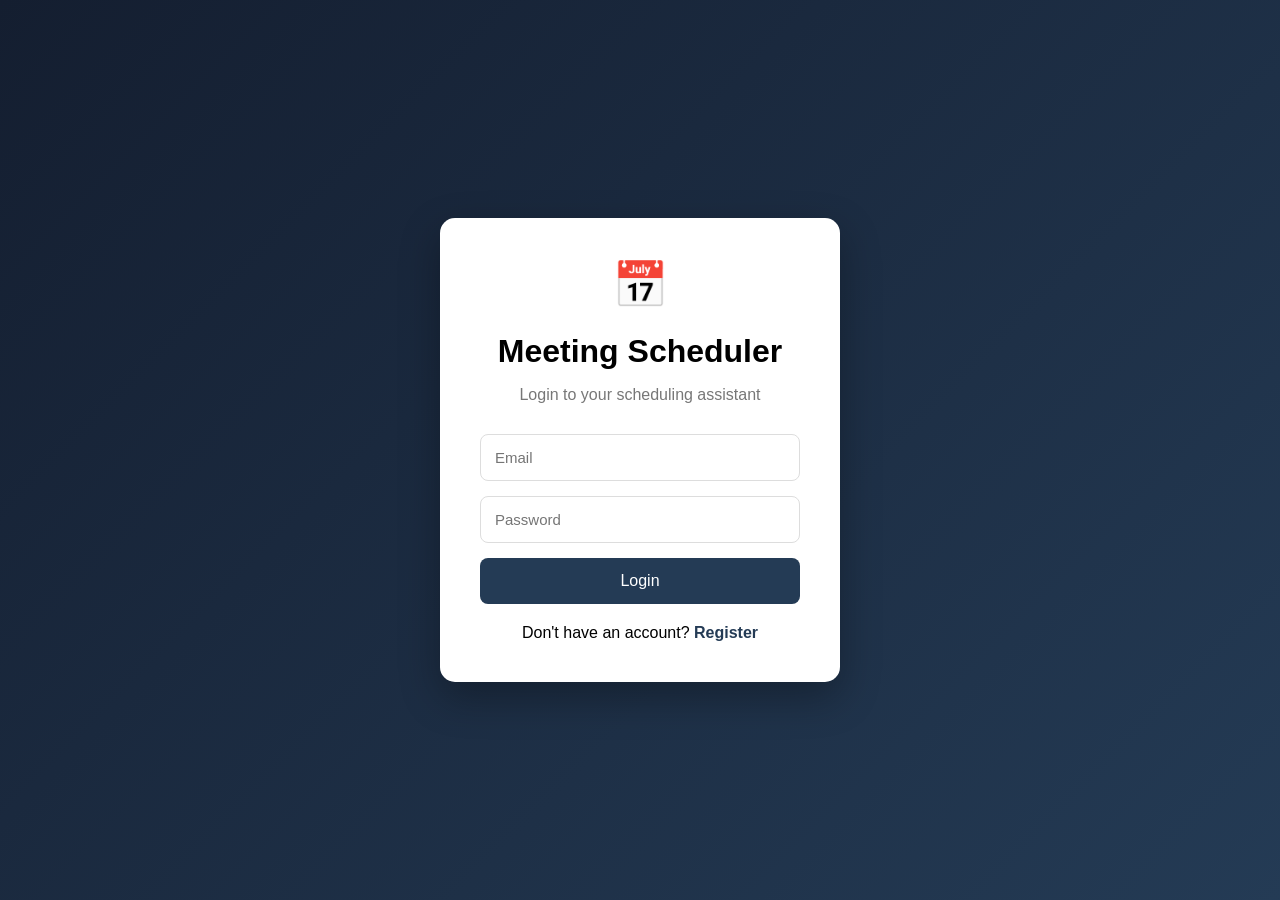
<file: src/main/resources/static/login.html>
<!DOCTYPE html>
<html lang="en">

<head>
    <meta charset="UTF-8">
    <meta name="viewport" content="width=device-width, initial-scale=1.0">

    <title>Meeting Scheduler - Login</title>

    <style>
        * {
            box-sizing: border-box;
        }

        body {
            margin: 0;
            font-family: Arial, sans-serif;
            background: linear-gradient(135deg, #141e30, #243b55);
            min-height: 100vh;

            display: flex;
            justify-content: center;
            align-items: center;
        }

        .login-container {
            width: 400px;
            background: white;
            padding: 40px;
            border-radius: 15px;
            box-shadow: 0 15px 40px rgba(0, 0, 0, 0.3);
        }

        .logo {
            text-align: center;
            font-size: 45px;
            margin-bottom: 10px;
        }

        h1 {
            text-align: center;
            margin-bottom: 10px;
        }

        .subtitle {
            text-align: center;
            color: #777;
            margin-bottom: 30px;
        }

        input {
            width: 100%;
            padding: 14px;
            margin-bottom: 15px;

            border: 1px solid #ddd;
            border-radius: 8px;

            font-size: 15px;
        }

        button {
            width: 100%;
            padding: 14px;

            border: none;
            border-radius: 8px;

            background: #243b55;
            color: white;

            font-size: 16px;
            cursor: pointer;
        }

        button:hover {
            background: #141e30;
        }

        .register {
            text-align: center;
            margin-top: 20px;
        }

        .register a {
            color: #243b55;
            font-weight: bold;
            text-decoration: none;
        }

        .error {
            color: red;
            text-align: center;
            margin-bottom: 15px;
        }

        .success {
            color: green;
            text-align: center;
            margin-bottom: 15px;
        }
    </style>
</head>

<body>

<div class="login-container">

    <div class="logo">📅</div>

    <h1>Meeting Scheduler</h1>

    <p class="subtitle">
        Login to your scheduling assistant
    </p>

    <div id="error" class="error"></div>
    <div id="success" class="success"></div>

    <form id="loginForm">

        <input
            type="email"
            id="email"
            name="email"
            placeholder="Email"
            required>

        <input
            type="password"
            id="password"
            name="password"
            placeholder="Password"
            required>

        <button type="submit">
            Login
        </button>

    </form>

    <div class="register">
        Don't have an account?
        <a href="/register.html">
            Register
        </a>
    </div>

</div>

<script>

    document
        .getElementById("loginForm")
        .addEventListener("submit", async function (event) {

            // Prevent normal HTML form submission
            event.preventDefault();

            const email =
                document.getElementById("email").value;

            const password =
                document.getElementById("password").value;

            const error =
                document.getElementById("error");

            const success =
                document.getElementById("success");

            // Clear previous messages
            error.innerText = "";
            success.innerText = "";

            try {

                const response = await fetch(
                    "/api/auth/login",
                    {
                        method: "POST",

                        headers: {
                            "Content-Type": "application/json"
                        },

                        body: JSON.stringify({
                            email: email,
                            password: password
                        })
                    }
                );

                const result =
                    await response.text();

                if (response.ok) {

                    success.innerText =
                        "Login successful!";

                    console.log(result);

                    // Redirect after successful login
                    setTimeout(function () {
                        window.location.href = "/";
                    }, 1000);

                } else {

                    error.innerText =
                        result || "Invalid email or password";
                }

            } catch (err) {

                console.error(err);

                error.innerText =
                    "Unable to connect to server";
            }

        });

</script>

</body>
</html>
</file>
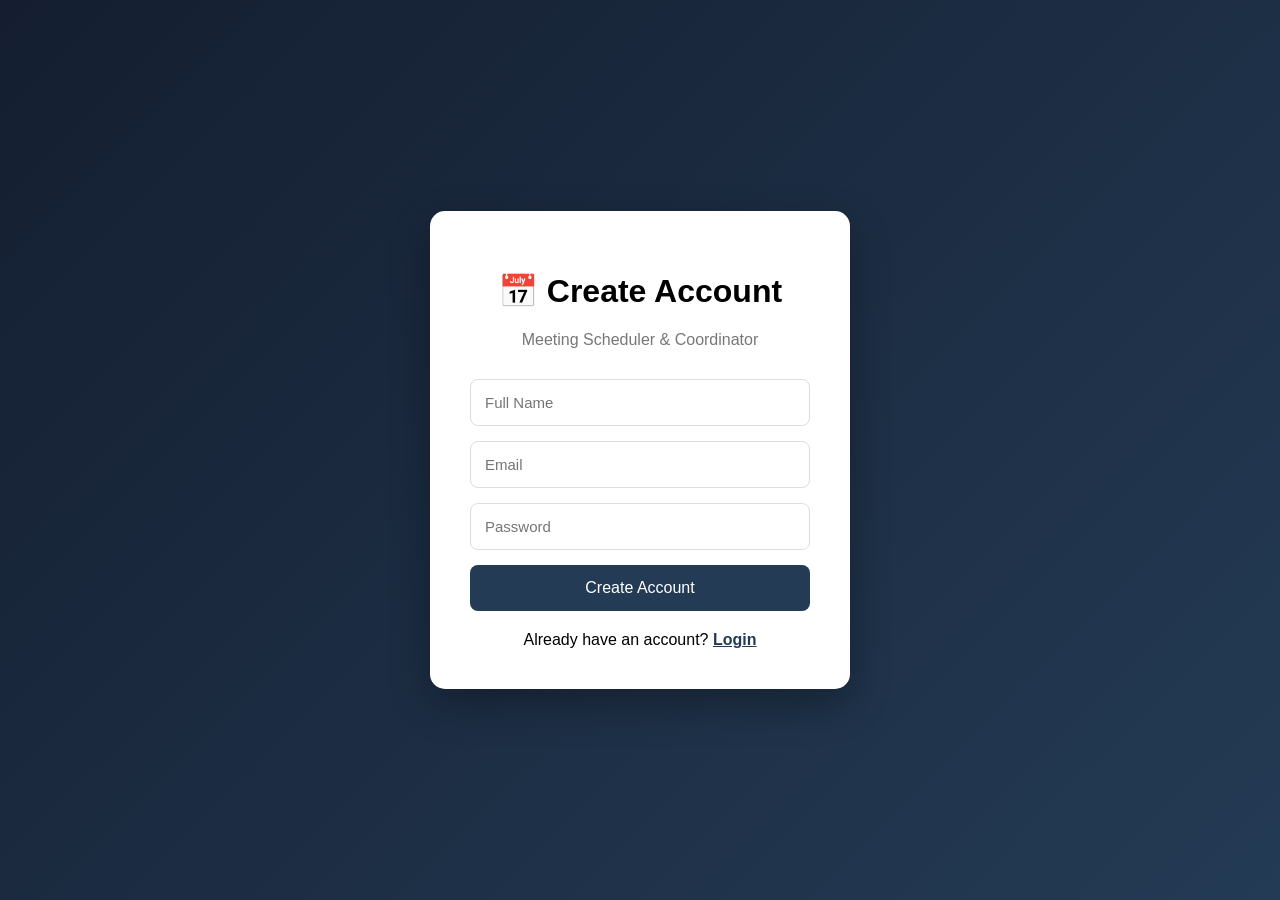
<file: src/main/resources/static/register.html>
<!DOCTYPE html>
<html lang="en">

<head>

    <meta charset="UTF-8">

    <meta name="viewport"
          content="width=device-width, initial-scale=1.0">

    <title>Register - Meeting Scheduler</title>

    <style>

        * {
            box-sizing: border-box;
        }

        body {
            margin: 0;
            font-family: Arial, sans-serif;

            background:
                linear-gradient(
                    135deg,
                    #141e30,
                    #243b55
                );

            min-height: 100vh;

            display: flex;
            justify-content: center;
            align-items: center;
        }

        .register-container {

            width: 420px;

            background: white;

            padding: 40px;

            border-radius: 15px;

            box-shadow:
                0 15px 40px
                rgba(0,0,0,0.3);
        }

        h1 {
            text-align: center;
        }

        .subtitle {
            text-align: center;
            color: #777;
            margin-bottom: 30px;
        }

        input {

            width: 100%;

            padding: 14px;

            margin-bottom: 15px;

            border: 1px solid #ddd;

            border-radius: 8px;

            font-size: 15px;
        }

        button {

            width: 100%;

            padding: 14px;

            background: #243b55;

            color: white;

            border: none;

            border-radius: 8px;

            font-size: 16px;

            cursor: pointer;
        }

        button:hover {
            background: #141e30;
        }

        .login {
            text-align: center;
            margin-top: 20px;
        }

        .login a {
            color: #243b55;
            font-weight: bold;
        }

        #message {
            text-align: center;
            margin-bottom: 15px;
        }

    </style>

</head>

<body>

<div class="register-container">

    <h1>📅 Create Account</h1>

    <p class="subtitle">
        Meeting Scheduler & Coordinator
    </p>

    <div id="message"></div>

    <form id="registerForm">

        <input
            type="text"
            id="name"
            placeholder="Full Name"
            required>

        <input
            type="email"
            id="email"
            placeholder="Email"
            required>

        <input
            type="password"
            id="password"
            placeholder="Password"
            required>

        <button type="submit">
            Create Account
        </button>

    </form>

    <div class="login">

        Already have an account?

        <a href="/login.html">
            Login
        </a>

    </div>

</div>

<script>

document
.getElementById("registerForm")
.addEventListener("submit", async function(e) {

    e.preventDefault();

    const data = {

        name:
            document.getElementById("name").value,

        email:
            document.getElementById("email").value,

        password:
            document.getElementById("password").value

    };

    const response =
        await fetch("/api/auth/register", {

            method: "POST",

            headers: {
                "Content-Type":
                    "application/json"
            },

            body: JSON.stringify(data)

        });

    const message =
        await response.text();

    const messageBox =
        document.getElementById("message");

    messageBox.innerText = message;

    if (response.ok) {

        messageBox.style.color = "green";

        setTimeout(() => {

            window.location.href =
                "/login.html";

        }, 1500);

    } else {

        messageBox.style.color = "red";

    }

});

</script>

</body>

</html>
</file>
